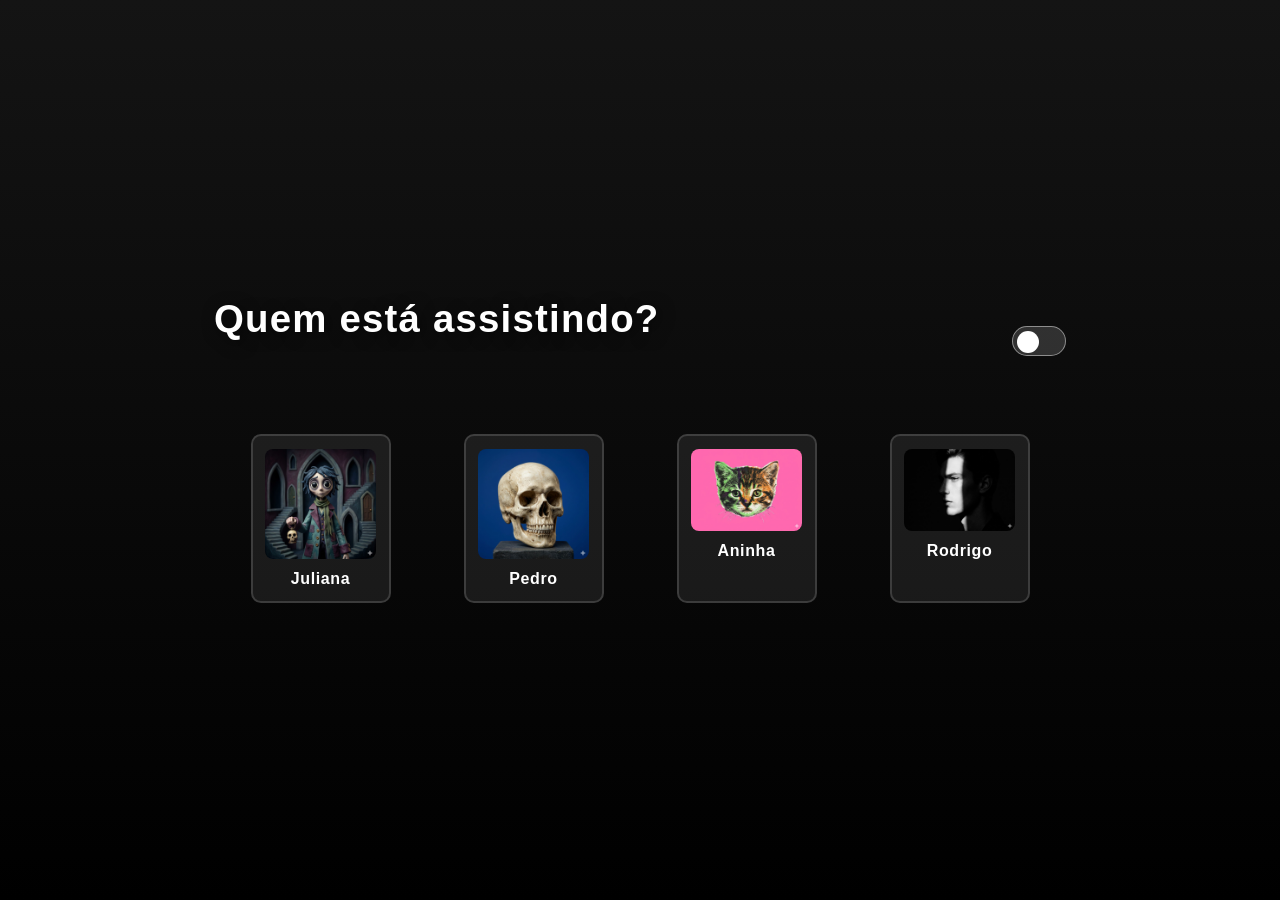
<file: index.html>
<!DOCTYPE html>
<html lang="pt-br">
<head>
    <meta charset="UTF-8">
    <meta name="viewport" content="width=device-width, initial-scale=1.0">
    <title>Netflix</title>
    <link rel="stylesheet" href="./style.css">
</head>
<body>
    <main>
        <header>
            <h1>Quem está assistindo?</h1>
            <button class="theme-toggle" id="themeToggle" aria-label="Alternar tema" role="switch" aria-checked="false"></button>
        </header>
        <nav class="profiles">
            <ul>
                        <!-- Juliana -->
                        <li>
                            <a href="./catalogo/catalogo.html" class="profile">
                                <figure>
                                    <img src="./assets/perfil-1.jpg" alt="Foto do perfil 1">
                                    <figcaption>Juliana</figcaption>
                                </figure>
                            </a>
                        </li>
                        <!-- Pedro -->
                        <li>
                            <a href="./catalogo/catalogo.html" class="profile">
                                <figure>
                                    <img src="./assets/perfil-2.jpg" alt="Foto do perfil 2">
                                    <figcaption>Pedro</figcaption>
                                </figure>
                            </a>
                        </li>
                        <!-- Aninha -->
                        <li>
                            <a href="./catalogo/catalogo.html" class="profile">
                                <figure>
                                    <img src="./assets/perfil-3.jpg" alt="Foto do perfil 3">
                                    <figcaption>Aninha</figcaption>
                                </figure>
                            </a>
                        </li>
                        <!-- Rodrigo -->
                        <li>
                            <a href="./catalogo/catalogo.html" class="profile">
                                <figure>
                                    <img src="./assets/perfil-4.jpg" alt="Foto do perfil 4">
                                    <figcaption>Rodrigo</figcaption>
                                </figure>
                            </a>
                        </li>
            </ul>
        </nav>
    </main>
    <script src="theme.js"></script>
    <script src="./js/index.js"></script>
</body>
</html>
</file>
<file: style.css>
��/ *   N e t f l i x - i n s p i r e d   C S S   w i t h   t h e m e   v a r i a b l e s   * / 
 : r o o t   { 
     - - b g - 1 :   # 1 4 1 4 1 4 ; 
     - - b g - 2 :   # 0 0 0 ; 
     - - t e x t :   # f f f ; 
     - - c a r d - b g :   r g b a ( 2 5 5 , 2 5 5 , 2 5 5 , 0 . 0 8 ) ; 
     - - c a r d - b o r d e r :   r g b a ( 2 5 5 , 2 5 5 , 2 5 5 , 0 . 1 5 ) ; 
     - - c a r d - b g - h o v e r :   r g b a ( 2 5 5 , 2 5 5 , 2 5 5 , 0 . 2 ) ; 
 } 
 b o d y . l i g h t   { 
     - - b g - 1 :   # f 2 f 2 f 2 ; 
     - - b g - 2 :   # e 1 e 1 e 1 ; 
     - - t e x t :   # 1 1 1 ; 
     - - c a r d - b g :   r g b a ( 2 5 5 , 2 5 5 , 2 5 5 , 0 . 9 ) ; 
     - - c a r d - b o r d e r :   r g b a ( 0 , 0 , 0 , 0 . 1 ) ; 
     - - c a r d - b g - h o v e r :   r g b a ( 2 5 5 , 2 5 5 , 2 5 5 , 1 ) ; 
 } 
 *   { 
     b o x - s i z i n g :   b o r d e r - b o x ;   / *   I n c l u i   p a d d i n g   e   b o r d e r   n o   c � l c u l o   d a   l a r g u r a / a l t u r a   t o t a l   * / 
     m a r g i n :   0 ;   / *   R e m o v e   m a r g e n s   p a d r � o   d e   t o d o s   o s   e l e m e n t o s   * / 
     p a d d i n g :   0 ;   / *   R e m o v e   p a d d i n g s   p a d r � o   d e   t o d o s   o s   e l e m e n t o s   * / 
 } 
 b o d y   { 
     m i n - h e i g h t :   1 0 0 v h ;   / *   D e f i n e   a l t u r a   m � n i m a   c o m o   1 0 0 %   d a   a l t u r a   d a   v i e w p o r t   * / 
     b a c k g r o u n d :   l i n e a r - g r a d i e n t ( 1 8 0 d e g ,   v a r ( - - b g - 1 )   0 % ,   v a r ( - - b g - 2 )   1 0 0 % ) ; 
     c o l o r :   v a r ( - - t e x t ) ;   / *   C o r   d o   t e x t o   v i a   v a r i � v e l   * / 
     f o n t - f a m i l y :   ' H e l v e t i c a   N e u e ' ,   H e l v e t i c a ,   A r i a l ,   s a n s - s e r i f ;   / *   F a m � l i a   d e   f o n t e s   s i m i l a r   a o   N e t f l i x   * / 
     d i s p l a y :   f l e x ;   / *   U s a   f l e x b o x   p a r a   l a y o u t   * / 
     a l i g n - i t e m s :   c e n t e r ;   / *   C e n t r a l i z a   v e r t i c a l m e n t e   * / 
     j u s t i f y - c o n t e n t :   c e n t e r ;   / *   C e n t r a l i z a   h o r i z o n t a l m e n t e   * / 
     t r a n s i t i o n :   b a c k g r o u n d   . 3 5 s   e a s e ,   c o l o r   . 3 5 s   e a s e ; 
 } 
 m a i n   { 
     t e x t - a l i g n :   c e n t e r ;   / *   A l i n h a   t e x t o   a o   c e n t r o   * / 
     w i d t h :   m i n ( 1 0 0 % ,   9 0 0 p x ) ;   / *   L a r g u r a   m � x i m a   d e   9 0 0 p x   o u   1 0 0 %   s e   m e n o r   * / 
     p a d d i n g :   2 . 5 r e m   1 . 5 r e m ;   / *   P a d d i n g   i n t e r n o :   2 . 5 r e m   v e r t i c a l ,   1 . 5 r e m   h o r i z o n t a l   * / 
     m a r g i n :   a u t o ;   / *   C e n t r a l i z a   h o r i z o n t a l m e n t e   * / 
 } 
 h e a d e r   { 
     d i s p l a y :   f l e x ; 
     a l i g n - i t e m s :   c e n t e r ; 
     j u s t i f y - c o n t e n t :   s p a c e - b e t w e e n ; 
     g a p :   1 r e m ; 
     f l e x - w r a p :   w r a p ; 
 } 
 h e a d e r   h 1   { 
     f o n t - s i z e :   c l a m p ( 2 r e m ,   3 v w ,   3 r e m ) ;   / *   T a m a n h o   d a   f o n t e   r e s p o n s i v o   e n t r e   2 r e m   e   3 r e m   * / 
     l e t t e r - s p a c i n g :   1 . 2 p x ;   / *   E s p a � a m e n t o   e n t r e   l e t r a s   * / 
     f o n t - w e i g h t :   7 0 0 ;   / *   P e s o   d a   f o n t e   n e g r i t o   * / 
     m a r g i n - b o t t o m :   2 . 8 r e m ;   / *   M a r g e m   i n f e r i o r   * / 
     t e x t - s h a d o w :   3 p x   3 p x   1 5 p x   r g b a ( 0 , 0 , 0 , . 6 ) ;   / *   S o m b r a   n o   t e x t o   p a r a   e f e i t o   3 D   * / 
 } 
 . t h e m e - t o g g l e   { 
     b a c k g r o u n d :   r g b a ( 2 5 5 , 2 5 5 , 2 5 5 , 0 . 1 5 ) ; 
     b o r d e r :   1 p x   s o l i d   r g b a ( 2 5 5 , 2 5 5 , 2 5 5 , 0 . 4 5 ) ; 
     c o l o r :   v a r ( - - t e x t ) ; 
     w i d t h :   5 4 p x ; 
     h e i g h t :   3 0 p x ; 
     b o r d e r - r a d i u s :   9 9 9 p x ; 
     p o s i t i o n :   r e l a t i v e ; 
     c u r s o r :   p o i n t e r ; 
     t r a n s i t i o n :   b a c k g r o u n d   . 2 5 s   e a s e ,   b o r d e r - c o l o r   . 2 5 s   e a s e ,   t r a n s f o r m   . 2 5 s   e a s e ,   b o x - s h a d o w   . 2 5 s   e a s e ; 
 } 
 . t h e m e - t o g g l e : : b e f o r e   { 
     c o n t e n t :   ' ' ; 
     p o s i t i o n :   a b s o l u t e ; 
     l e f t :   4 p x ; 
     t o p :   4 p x ; 
     w i d t h :   2 2 p x ; 
     h e i g h t :   2 2 p x ; 
     b o r d e r - r a d i u s :   5 0 % ; 
     b a c k g r o u n d :   # f f f ; 
     t r a n s i t i o n :   t r a n s f o r m   . 2 5 s   e a s e ,   b a c k g r o u n d   . 2 5 s   e a s e ; 
 } 
 . t h e m e - t o g g l e . o n   { 
     b a c k g r o u n d :   r g b a ( 2 5 5 , 2 5 5 , 2 5 5 , 0 . 3 5 ) ; 
 } 
 . t h e m e - t o g g l e . o n : : b e f o r e   { 
     t r a n s f o r m :   t r a n s l a t e X ( 2 4 p x ) ; 
     b a c k g r o u n d :   # 1 1 1 ; 
 } 
 . t h e m e - t o g g l e : h o v e r   { 
     t r a n s f o r m :   s c a l e ( 1 . 0 5 ) ; 
 } 
 . t h e m e - t o g g l e : f o c u s - v i s i b l e   { 
     o u t l i n e :   n o n e ; 
     b o x - s h a d o w :   0   0   0   3 p x   r g b a ( 2 5 5 , 2 5 5 , 2 5 5 , 0 . 8 5 ) ; 
 } 
 b o d y . l i g h t   . t h e m e - t o g g l e   { 
     b a c k g r o u n d :   r g b a ( 0 , 0 , 0 , 0 . 1 6 ) ; 
     b o r d e r :   1 p x   s o l i d   r g b a ( 0 , 0 , 0 , 0 . 3 ) ; 
 } 
 b o d y . l i g h t   . t h e m e - t o g g l e : : b e f o r e   { 
     b a c k g r o u n d :   # 1 1 1 ; 
 } 
 b o d y . l i g h t   . t h e m e - t o g g l e . o n   { 
     b a c k g r o u n d :   c o r n f l o w e r b l u e ; 
 } 
 b o d y . l i g h t   . t h e m e - t o g g l e . o n : : b e f o r e   { 
     b a c k g r o u n d :   y e l l o w ; 
 } 
 b o d y . l i g h t   . t h e m e - t o g g l e : f o c u s - v i s i b l e   { 
     b o x - s h a d o w :   0   0   0   3 p x   r g b a ( 0 , 0 , 0 , 0 . 6 ) ; 
 } 
 
 n a v . p r o f i l e s   { 
     d i s p l a y :   g r i d ;   / *   U s a   C S S   G r i d   p a r a   l a y o u t   * / 
     g r i d - t e m p l a t e - c o l u m n s :   r e p e a t ( a u t o - f i t ,   m i n m a x ( 1 4 0 p x ,   1 f r ) ) ;   / *   C o l u n a s   a u t o m � t i c a s   c o m   m � n i m o   1 4 0 p x   * / 
     g a p :   1 . 2 r e m ;   / *   E s p a � o   e n t r e   i t e n s   * / 
     j u s t i f y - i t e m s :   c e n t e r ;   / *   C e n t r a l i z a   i t e n s   h o r i z o n t a l m e n t e   * / 
     m a r g i n - t o p :   3 r e m ;   / *   M a r g e m   s u p e r i o r   * / 
 } 
 n a v . p r o f i l e s   l i   { 
     d i s p l a y :   i n l i n e - f l e x ;   / *   C o l o c a   o s   i t e n s   l a d o   a   l a d o   * / 
     w i d t h :   a u t o ; 
     m a r g i n :   0   . 3 r e m ;   / *   e s p a � a m e n t o   l a t e r a l   r e d u z i d o   e n t r e   p e r f i s   * / 
     j u s t i f y - c o n t e n t :   s p a c e - e v e n l y ; 
 } 
 n a v . p r o f i l e s   u l , 
 n a v . p r o f i l e s   o l   { 
     l i s t - s t y l e :   n o n e ;   / *   R e m o v e   m a r c a d o r e s   e   n � m e r o s   * / 
     m a r g i n :   0 ;   / *   R e m o v e   m a r g e m   p a d r � o   * / 
     p a d d i n g :   0 ;   / *   R e m o v e   e s p a � a m e n t o   i n t e r n o   p a d r � o   * / 
 } 
 
 . p r o f i l e   { 
     d i s p l a y :   b l o c k ;   / *   L i n k   o c u p a   b l o c o   e   e n v o l v e   i m a g e m   c o r r e t a m e n t e   * / 
     b a c k g r o u n d :   v a r ( - - c a r d - b g ) ;   / *   F u n d o   s e m i t r a n s p a r e n t e   * / 
     b o r d e r :   2 p x   s o l i d   v a r ( - - c a r d - b o r d e r ) ;   / *   B o r d a   s e m i t r a n s p a r e n t e   * / 
     b o r d e r - r a d i u s :   1 0 p x ;   / *   B o r d a s   a r r e d o n d a d a s   * / 
     o v e r f l o w :   h i d d e n ;   / *   E s c o n d e   c o n t e � d o   q u e   u l t r a p a s s a   * / 
     w i d t h :   m i n ( 1 4 0 p x ,   1 0 0 % ) ;   / *   A d a p t a   l a r g u r a   a o   e s p a � o   d i s p o n � v e l   * / 
     m i n - w i d t h :   1 2 0 p x ;   / *   M a n t � m   t a m a n h o   m � n i m o   l e g � v e l   * / 
     m a x - w i d t h :   2 2 0 p x ;   / *   L i m i t e   e m   t e l a s   m a i o r e s   * / 
     t r a n s i t i o n :   t r a n s f o r m   . 2 s   e a s e ,   b o r d e r - c o l o r   . 2 s   e a s e ,   b o x - s h a d o w   . 2 s   e a s e ,   b a c k g r o u n d   . 2 s   e a s e ;   / *   T r a n s i � � e s   s u a v e s   * / 
     c u r s o r :   p o i n t e r ;   / *   C u r s o r   d e   p o n t e i r o   * / 
     p a d d i n g :   . 8 r e m ;   / *   P a d d i n g   i n t e r n o   * / 
     c o l o r :   v a r ( - - t e x t ) ;   / *   C o r   d o   t e x t o   v i a   v a r i � v e l   * / 
     t e x t - d e c o r a t i o n :   n o n e ;   / *   R e m o v e   s u b l i n h a d o   * / 
 } 
 . p r o f i l e   f i g u r e   { 
     m a r g i n :   0 ;   / *   R e m o v e   m a r g e m   d o   f i g u r e   * / 
 } 
 . p r o f i l e : h o v e r , 
 . p r o f i l e : f o c u s - v i s i b l e   { 
     t r a n s f o r m :   t r a n s l a t e Y ( - 5 p x ) ;   / *   M o v e   p a r a   c i m a   n o   h o v e r   * / 
     b o r d e r - c o l o r :   r g b a ( 2 5 5 , 2 5 5 , 2 5 5 , 0 . 3 5 ) ;   / *   B o r d a   m a i s   v i s � v e l   * / 
     b o x - s h a d o w :   0   8 p x   2 0 p x   r g b a ( 0 , 0 , 0 , . 6 ) ;   / *   S o m b r a   p a r a   e f e i t o   d e   e l e v a � � o   * / 
     b a c k g r o u n d :   v a r ( - - c a r d - b g - h o v e r ) ;   / *   F u n d o   m a i s   v i s � v e l   * / 
     o u t l i n e :   n o n e ;   / *   R e m o v e   o u t l i n e   p a d r � o   * / 
 } 
 . p r o f i l e   i m g   { 
     w i d t h :   1 0 0 % ;   / *   L a r g u r a   t o t a l   d o   c o n t a i n e r   * / 
     h e i g h t :   a u t o ;   / *   M a n t � m   p r o p o r � � o   d a   i m a g e m   * / 
     o b j e c t - f i t :   c o v e r ;   / *   C o b r e   o   c o n t a i n e r   s e m   d i s t o r c e r   * / 
     b o r d e r - r a d i u s :   8 p x ;   / *   B o r d a s   a r r e d o n d a d a s   * / 
     d i s p l a y :   b l o c k ;   / *   R e m o v e   e s p a � o   e x t r a   a b a i x o   d a   i m a g e m   * / 
     m a r g i n - b o t t o m :   0 . 7 r e m ;   / *   M a r g e m   i n f e r i o r   * / 
 } 
 . p r o f i l e   s p a n ,   . p r o f i l e   f i g c a p t i o n   { 
     d i s p l a y :   b l o c k ;   / *   T o r n a   b l o c o   p a r a   o c u p a r   l i n h a   i n t e i r a   * / 
     f o n t - w e i g h t :   6 0 0 ;   / *   P e s o   d a   f o n t e   s e m i - n e g r i t o   * / 
     c o l o r :   v a r ( - - t e x t ) ;   / *   C o r   d o   t e x t o   v i a   v a r i � v e l   * / 
     l e t t e r - s p a c i n g :   . 6 p x ;   / *   E s p a � a m e n t o   e n t r e   l e t r a s   * / 
 } 
 . p r o f i l e s   u l   { 
         d i s p l a y :   f l e x ; 
 } 
 @ m e d i a   ( m a x - w i d t h :   7 0 0 p x )   { 
     n a v . p r o f i l e s   {   g r i d - t e m p l a t e - c o l u m n s :   r e p e a t ( a u t o - f i t ,   m i n m a x ( 1 2 0 p x ,   1 f r ) ) ;   }   / *   M e l h o r   e n c a i x e   e m   t e l a s   m � d i a s   * / 
     . p r o f i l e   {   m a x - w i d t h :   2 2 0 p x ;   }   / *   R e s p e i t a   l a r g u r a   s e m   e s t i c a r   d e m a i s   * / 
 } 
 
 @ m e d i a   ( m a x - w i d t h :   5 0 0 p x )   { 
     m a i n   {   p a d d i n g :   1 . 5 r e m   . 9 r e m ;   }   / *   P a d d i n g   r e d u z i d o   e m   t e l a s   p e q u e n a s   * / 
     . p r o f i l e   { 
         w i d t h :   1 0 0 % ;   / *   L a r g u r a   t o t a l   e m   t e l a s   p e q u e n a s   * / 
         m a x - w i d t h :   n o n e ;   / *   R e m o v e   l i m i t e   s u p e r i o r   p a r a   o c u p a r   e s p a � o   d i s p o n � v e l   * / 
         p a d d i n g :   0 . 9 r e m ;   / *   E s p a � a m e n t o   i n t e r n o   l e v e m e n t e   a u m e n t a d o   * / 
     } 
 } 
 
</file>
